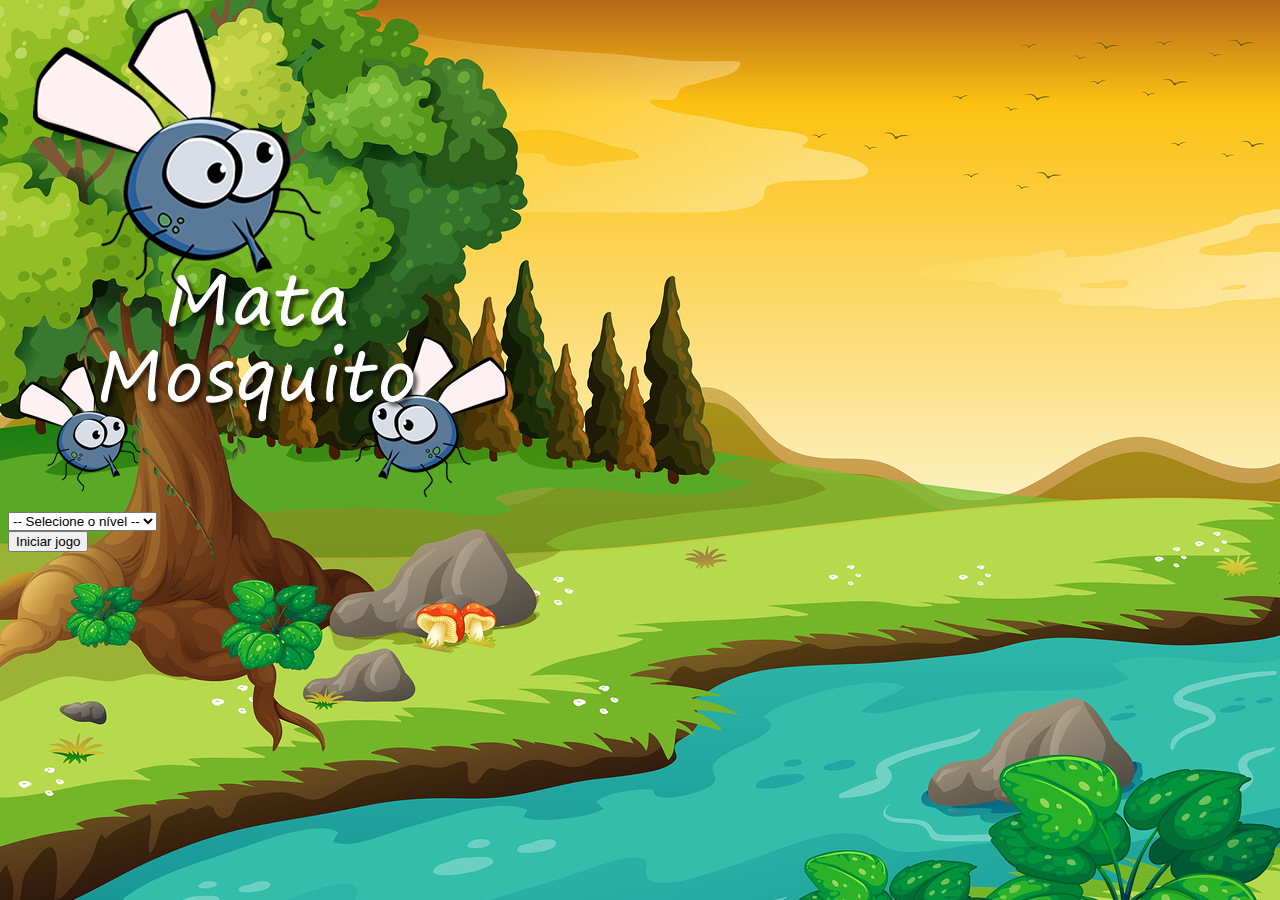
<file: index.html>
<!DOCTYPE html>
<html lang="pt-br">
<head>
    <meta charset="UTF-8">
    <meta name="viewport" content="width=device-width, initial-scale=1.0">
    <link rel="stylesheet" href="https://stackpath.bootstrapcdn.com/bootstrap/4.5.0/css/bootstrap.min.css" integrity="sha384-9aIt2nRpC12Uk9gS9baDl411NQApFmC26EwAOH8WgZl5MYYxFfc+NcPb1dKGj7Sk" crossorigin="anonymous">

    <link rel="stylesheet" type="text/css" href="estilo.css">
    <title>Document</title>

    <script>
        function iniciarJogo(){
            var nivel = document.getElementById('nivel').value

            if(nivel === ''){
                alert('Selecione um nível para iniciar o jogo')
                return false
            }

            window.location.href = "app.html?" + nivel
        }
    </script>
</head>
<body>
    
    <div class="container">
        <div class="row">
            <div class="col">
                <div class="d-flex justify-content-center">
                    <img src="imagens/game.png" alt="">
                </div>
            </div>
        </div>

        <div class="row">
            <div class="col">
                <div class="d-flex justify-content-center">
                    <div class="mb-3">
                        <select class="form-control" id="nivel">
                            <option value="">-- Selecione o nível --</option>
                            <option value="normal">Normal</option>
                            <option value="dificil">Difícil</option>
                            <option value="chucknorris">Chuck Norris</option>
                        </select>
                    </div>
                </div>
            </div>
        </div>

        <div class="row">
            <div class="col">
                <div class="d-flex justify-content-center">
                    <button type="button" class="btn btn-danger btn-lg" onclick="iniciarJogo()">Iniciar jogo</button>
                </div>
            </div>
        </div>
    </div>

</body>
</html>
</file>
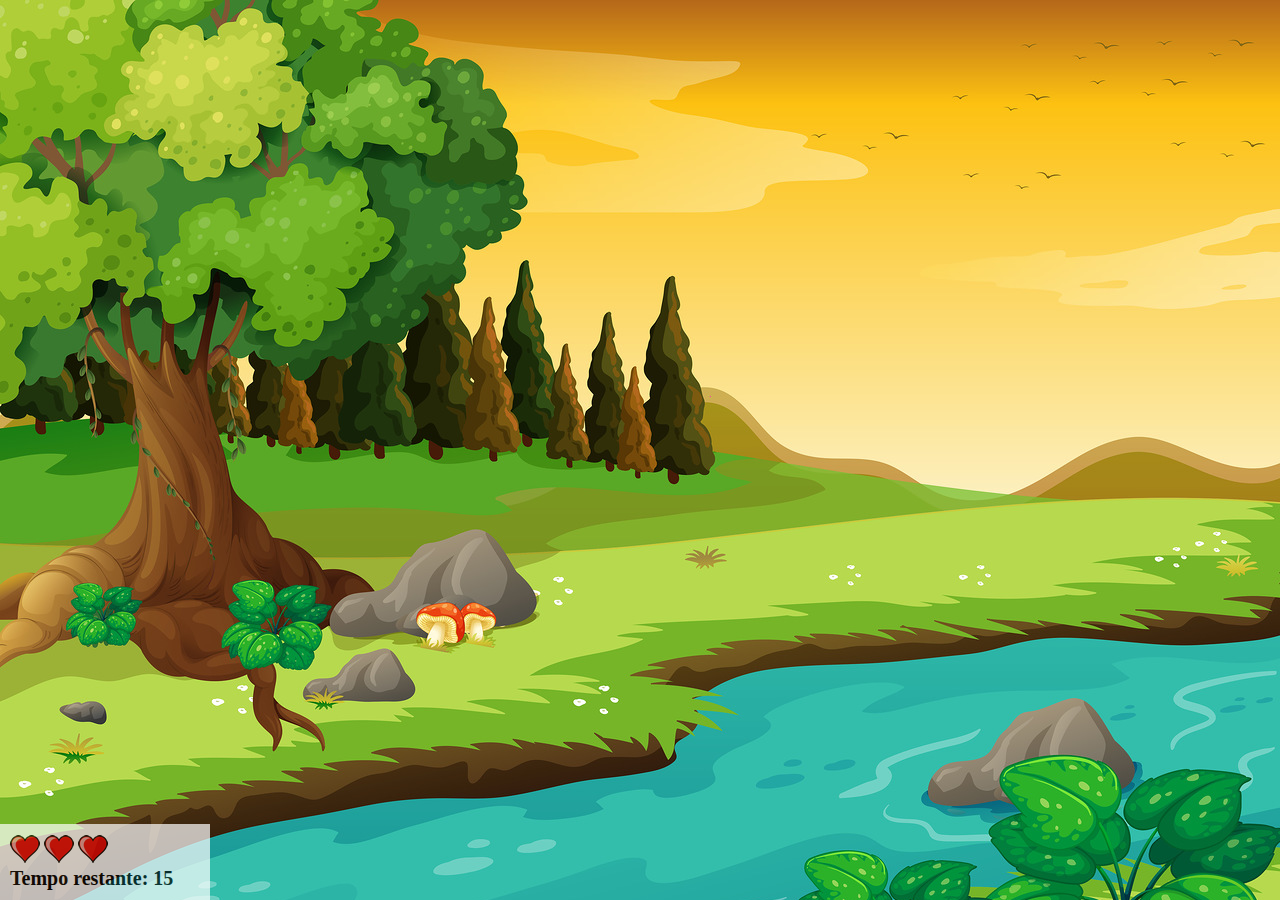
<file: app.html>
<!DOCTYPE html>
<html lang="pt-br">
<head>
    <meta charset="UTF-8">
    <meta name="viewport" content="width=device-width, initial-scale=1.0">
    <link rel="stylesheet" type="text/css" href="estilo.css">
    <script src="jogo.js"></script>
    <title>Document</title>
</head>
<body onresize="ajustaTamanhoPalcoJogo()">
    
        <div class="painel">

            <div class="vidas">
                <img id="v1" src="imagens/coracao_cheio.png" alt="">
                <img id="v2" src="imagens/coracao_cheio.png" alt="">
                <img id="v3" src="imagens/coracao_cheio.png" alt="">
            </div>

            <div class="cronometro">
                Tempo restante: <span id="cronometro"></span>
            </div>

        </div>
    

    <script>
        
        document.getElementById('cronometro').innerHTML = tempo

        var criaMosquito = setInterval(function(){
            posicaoRandomica()
        }, criaMosquitoTempo)

    </script>
</body>
</html>
</file>
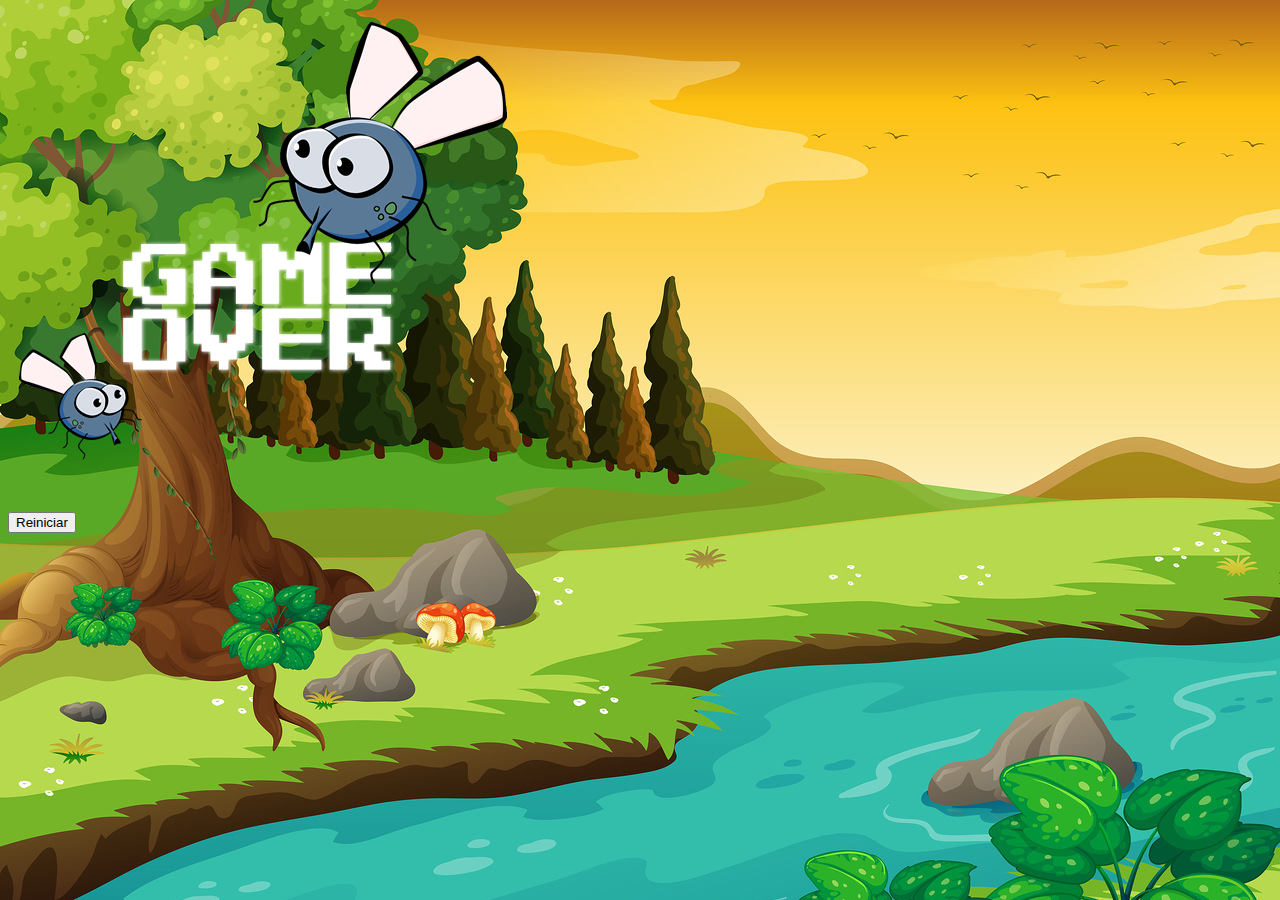
<file: fim_de_jogo.html>
<!DOCTYPE html>
<html lang="pt-br">
<head>
    <meta charset="UTF-8">
    <meta name="viewport" content="width=device-width, initial-scale=1.0">
    <link rel="stylesheet" href="https://stackpath.bootstrapcdn.com/bootstrap/4.5.0/css/bootstrap.min.css" integrity="sha384-9aIt2nRpC12Uk9gS9baDl411NQApFmC26EwAOH8WgZl5MYYxFfc+NcPb1dKGj7Sk" crossorigin="anonymous">

    <link rel="stylesheet" type="text/css" href="estilo.css">
    <title>Document</title>
</head>
<body>
    
    <div class="container">
        <div class="row">
            <div class="col">
                <div class="d-flex justify-content-center">
                    <img src="imagens/game_over.png" alt="">
                </div>
            </div>
        </div>

        <div class="row">
            <div class="col">
                <div class="d-flex justify-content-center">
                    <button type="button" class="btn btn-dark btn-lg" onclick="window.location.href = 'index.html'">Reiniciar</button>
                </div>
            </div>
        </div>
    </div>

</body>
</html>
</file>
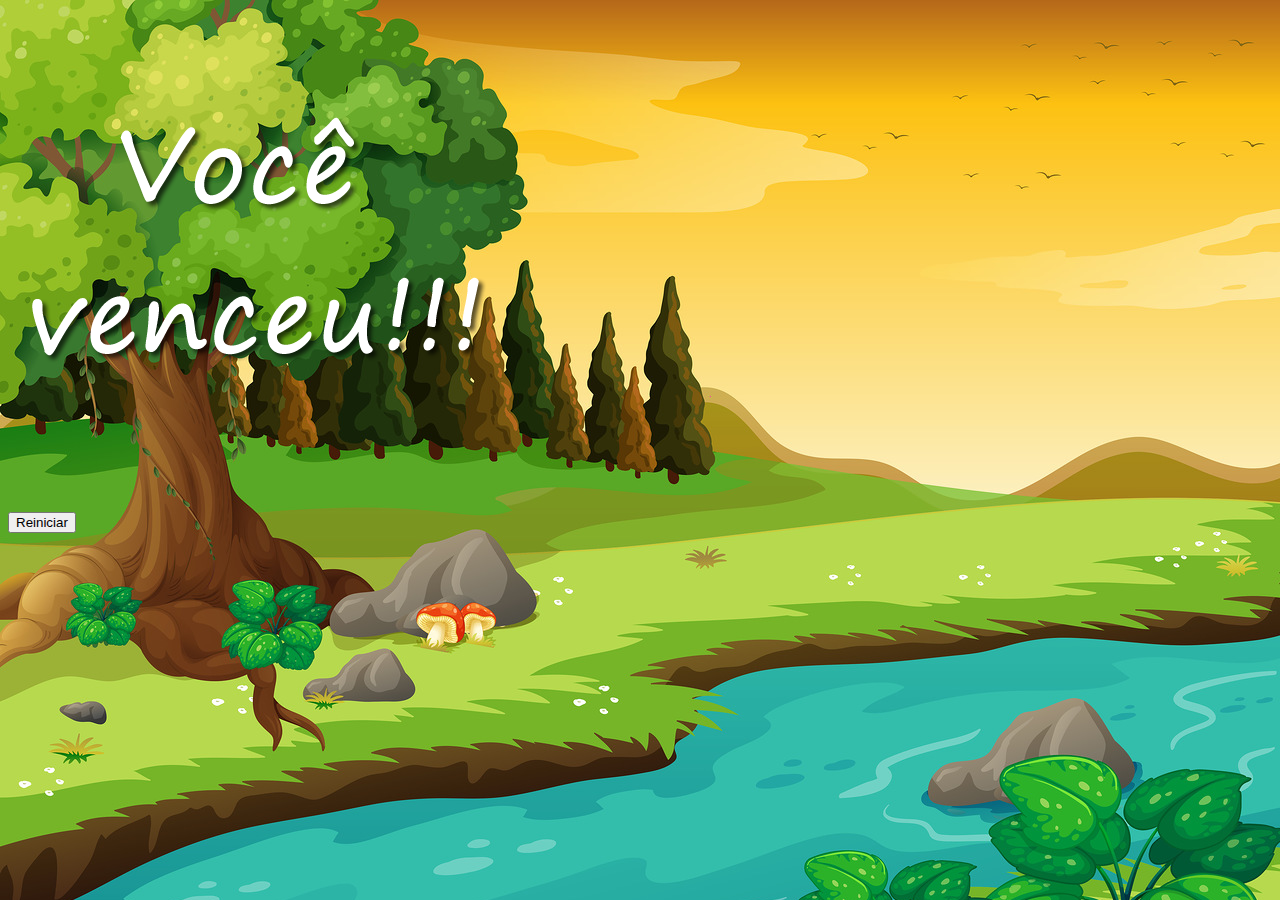
<file: vitoria.html>
<!DOCTYPE html>
<html lang="pt-br">
<head>
    <meta charset="UTF-8">
    <meta name="viewport" content="width=device-width, initial-scale=1.0">
    <link rel="stylesheet" href="https://stackpath.bootstrapcdn.com/bootstrap/4.5.0/css/bootstrap.min.css" integrity="sha384-9aIt2nRpC12Uk9gS9baDl411NQApFmC26EwAOH8WgZl5MYYxFfc+NcPb1dKGj7Sk" crossorigin="anonymous">

    <link rel="stylesheet" type="text/css" href="estilo.css">
    <title>Document</title>
</head>
<body>
    
    <div class="container">
        <div class="row">
            <div class="col">
                <div class="d-flex justify-content-center">
                    <img src="imagens/vitoria.png" alt="">
                </div>
            </div>
        </div>

        <div class="row">
            <div class="col">
                <div class="d-flex justify-content-center">
                    <button type="button" class="btn btn-dark btn-lg" onclick="window.location.href = 'index.html'">Reiniciar</button>
                </div>
            </div>
        </div>
    </div>

</body>
</html>
</file>
<file: estilo.css>
html{
    cursor: url(imagens/mata_mosca.png) 30 30, auto;
}

body{
    background-image: url(imagens/bg.jpg);
    background-repeat: no-repeat;
    background-size: cover;
    background-attachment: fixed;
}


.mosquito1{
    width: 50px;
    height: 50px;
}

.mosquito2{
    width: 70px;
    height: 70px;
}

.mosquito3{
    width: 90px;
    height: 90px;
}

.ladoA{
    transform: scaleX(1);
}

.ladoB{
    transform: scaleX(-1);
}

.painel{
    position: absolute;
    width: 190px;
    padding: 10px;
    bottom: 0px;
    border-top: 1px solid #fff;
    background-color: #FFF;
    opacity: 0.7;
    left: 0px;
}

.vidas{
    float: left;
}

.cronometro{
    float: left;
    font-size: 20px;
    font-weight: bold;
}
</file>
